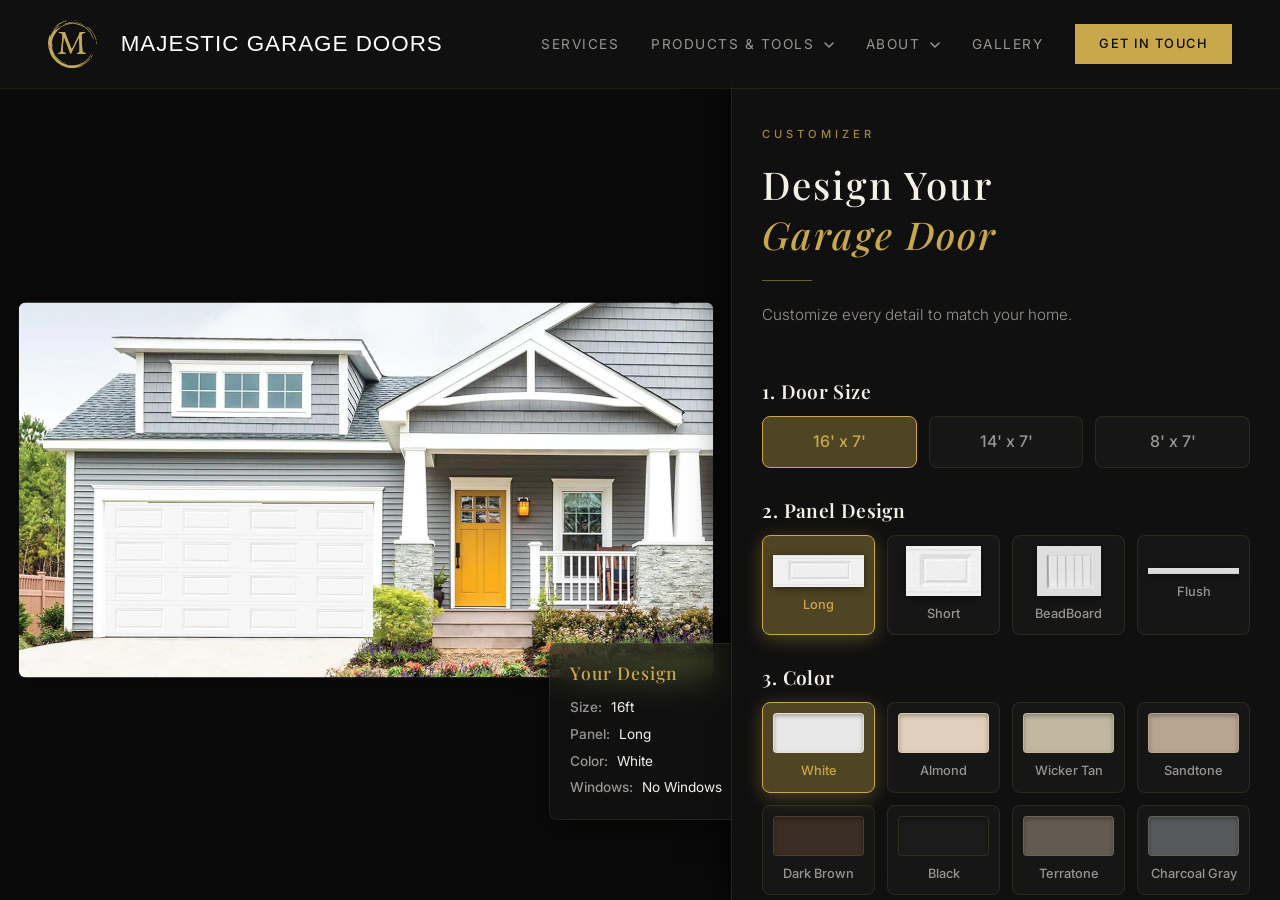
<file: configurator.html>
<!DOCTYPE html>
<html lang="en">

<head>
    <meta charset="UTF-8">
    <meta name="viewport" content="width=device-width, initial-scale=1.0">
    <title>Door Configurator | Majestic Garage Doors</title>
    <link href="static/css/main.70b64379.css" rel="stylesheet">
    <script defer="defer" src="static/js/main.1ba433cd.js?v=8"></script>
    <link rel="stylesheet" href="styles.css?v=8">
    <link rel="icon" type="image/svg+xml" href="assets/logo.svg">
    <style>
        body {
            overflow: hidden;
            /* App-like feel */
        }

        .configurator-app {
            display: flex;
            height: 100vh;
            padding-top: 80px;
            /* Navbar space */
        }

        /* Left Side - Visualizer */
        .configurator__visualizer {
            flex: 1;
            background: var(--bg-primary);
            position: relative;
            display: flex;
            align-items: center;
            justify-content: center;
            padding: 2rem;
        }

        .visualizer-stage {
            width: 100%;
            max-width: 800px;
            aspect-ratio: 16/9;
            background: url('assets/garageshots/beautiful3.webp') center/cover no-repeat;
            border-radius: 8px;
            box-shadow: 0 20px 60px rgba(0, 0, 0, 0.5);
            border: 1px solid var(--glass-border);
            position: relative;
        }

        .visualizer-overlay {
            position: absolute;
            bottom: 20px;
            left: 20px;
            background: var(--glass-bg);
            backdrop-filter: blur(var(--glass-blur));
            padding: 1rem;
            border-radius: 8px;
            border: 1px solid var(--glass-border);
        }

        .visualizer-overlay h3 {
            color: var(--gold);
            font-size: 1rem;
            margin-bottom: 0.5rem;
        }

        .visualizer-overlay p {
            font-size: 0.8rem;
            color: var(--text-primary);
        }

        /* Right Side - Steps */
        .configurator__sidebar {
            width: 450px;
            background: var(--bg-elevated);
            border-left: 1px solid var(--glass-border);
            overflow-y: auto;
            padding: 2rem;
            display: flex;
            flex-direction: column;
        }

        .config-step {
            margin-bottom: 2rem;
        }

        .config-step__title {
            font-family: var(--font-display);
            font-size: 1.2rem;
            color: var(--text-primary);
            margin-bottom: 1rem;
            display: flex;
            align-items: center;
            gap: 10px;
        }

        .config-step__title span {
            background: var(--gold);
            color: var(--bg-primary);
            width: 24px;
            height: 24px;
            display: flex;
            align-items: center;
            justify-content: center;
            border-radius: 50%;
            font-size: 0.8rem;
            font-weight: bold;
        }

        .config-options {
            display: grid;
            grid-template-columns: 1fr 1fr;
            gap: 1rem;
        }

        .config-option {
            background: var(--glass-bg);
            border: 1px solid var(--glass-border);
            padding: 1rem;
            border-radius: 8px;
            text-align: center;
            cursor: pointer;
            transition: all 0.3s ease;
        }

        .config-option:hover,
        .config-option.active {
            border-color: var(--gold);
            background: rgba(201, 168, 76, 0.1);
        }

        .config-option img {
            height: 60px;
            object-fit: cover;
            margin-bottom: 0.5rem;
            border-radius: 4px;
        }

        .config-option span {
            font-size: 0.85rem;
            color: var(--text-secondary);
        }

        .config-option.active span {
            color: var(--gold);
        }

        .config-footer {
            margin-top: auto;
            padding-top: 2rem;
            border-top: 1px solid var(--glass-border);
        }

        /* Hide the selection overlay on mobile to prevent overlapping */
        @media (max-width: 768px) {
            .Configurator-App .selection-overlay {
                display: none !important;
            }
        }
    </style>
</head>

<body>

    <!-- ── Loading Overlay ──────────────────────────────── -->
    <div class="loading-overlay" id="loadingOverlay">
        <img src="assets/logo.svg" alt="Majestic" class="loading-overlay__logo">
        <div class="loading-overlay__bar-track">
            <div class="loading-overlay__bar-fill" id="loadingBar"></div>
        </div>
    </div>

    <!-- ── Navbar ───────────────────────────────────────── -->
  <nav class="navbar navbar--visible" id="navbar">
    <a href="index.html" class="navbar__logo-link">
      <img src="assets/logo.svg" alt="Majestic Garage Doors" class="navbar__logo">
    </a>
    <a href="index.html" class="navbar__brand-text" style="text-decoration:none;">MAJESTIC GARAGE DOORS</a>
    <ul class="navbar__links">
            <li><a href="services.html" class="navbar__link" id="nav-services">Services</a></li>
      <li class="navbar__dropdown">
        <a href="#" class="navbar__link">Products & Tools <svg width="10" height="6" viewBox="0 0 10 6" fill="none" style="margin-left:4px"><path d="M1 1L5 5L9 1" stroke="currentColor" stroke-width="1.5" stroke-linecap="round" stroke-linejoin="round"/></svg></a>
        <ul class="navbar__dropdown-menu">
          <li class="navbar__dropdown-item"><a href="popular-products.html" class="navbar__dropdown-link">Popular Products</a></li>
          <li class="navbar__dropdown-item"><a href="catalogs.html" class="navbar__dropdown-link">Catalogs</a></li>
          <li class="navbar__dropdown-item"><a href="configurator.html" class="navbar__dropdown-link">Build Your Custom Door</a></li>
        </ul>
      </li>
      <li class="navbar__dropdown">
        <a href="#" class="navbar__link">About <svg width="10" height="6" viewBox="0 0 10 6" fill="none" style="margin-left:4px"><path d="M1 1L5 5L9 1" stroke="currentColor" stroke-width="1.5" stroke-linecap="round" stroke-linejoin="round"/></svg></a>
        <ul class="navbar__dropdown-menu">
          <li class="navbar__dropdown-item"><a href="index.html#about-us" class="navbar__dropdown-link">About Us</a></li>
          <li class="navbar__dropdown-item"><a href="faq.html" class="navbar__dropdown-link">FAQ</a></li>
          <li class="navbar__dropdown-item"><a href="wholesale-contact.html" class="navbar__dropdown-link">Wholesale Partners</a></li>
        </ul>
      </li>
      <li><a href="gallery.html" class="navbar__link" id="nav-gallery">Gallery</a></li>
    </ul>
    <a href="contact.html" class="navbar__cta" id="nav-quote" style="text-decoration: none;">Get in Touch</a>
    
    <button class="navbar__hamburger" id="hamburger" aria-label="Toggle Menu">
      <span></span>
      <span></span>
      <span></span>
    </button>
  </nav>

    <!-- ── Mobile Menu Overlay ────────────────────────────────── -->
  <div class="mobile-menu" id="mobileMenu">
    <ul class="mobile-menu__links">
            <li><a href="services.html" class="mobile-menu__link" onclick="toggleMenu()">Services</a></li>
      <li class="mobile-menu__dropdown">
        <span class="mobile-menu__link">Products & Tools</span>
        <ul class="mobile-menu__sublinks">
          <li><a href="popular-products.html" class="mobile-menu__sublink" onclick="toggleMenu()">Popular Products</a></li>
          <li><a href="catalogs.html" class="mobile-menu__sublink" onclick="toggleMenu()">Catalogs</a></li>
          <li><a href="configurator.html" class="mobile-menu__sublink" onclick="toggleMenu()">Build Your Custom Door</a></li>
        </ul>
      </li>
      <li class="mobile-menu__dropdown">
        <span class="mobile-menu__link">About</span>
        <ul class="mobile-menu__sublinks">
          <li><a href="index.html#about-us" class="mobile-menu__sublink" onclick="toggleMenu()">About Us</a></li>
          <li><a href="faq.html" class="mobile-menu__sublink" onclick="toggleMenu()">FAQ</a></li>
          <li><a href="wholesale-contact.html" class="mobile-menu__sublink" onclick="toggleMenu()">Wholesale Partners</a></li>
        </ul>
      </li>
      <li><a href="gallery.html" class="mobile-menu__link" onclick="toggleMenu()">Gallery</a></li>
    </ul>
    <a href="contact.html" class="navbar__cta mobile-menu__cta" onclick="toggleMenu()" style="text-decoration: none;">Get in Touch</a>
  </div>

    <div id="root" style="width: 100%; height: 100vh; position: relative; padding-top: 80px;"></div>

    <script src="https://cdn.jsdelivr.net/npm/gsap@3.12.5/dist/gsap.min.js?v=8"></script>
    <script>
        document.addEventListener('DOMContentLoaded', () => {
            gsap.from('#root', {
                y: 30,
                opacity: 0,
                duration: 1,
                ease: 'power3.out',
                delay: 0.4
            });
        });

        window.addEventListener('load', () => {
            const loadingOverlay = document.getElementById('loadingOverlay');
            const loadingBar = document.getElementById('loadingBar');
            if (loadingBar) {
                loadingBar.style.transition = 'width 0.2s ease-out';
                loadingBar.style.width = '100%';
            }
            setTimeout(() => {
                if (loadingOverlay) {
                    loadingOverlay.classList.add('loading-overlay--hidden');
                    setTimeout(() => { loadingOverlay.style.display = 'none'; }, 800);
                }
            }, 200);
        });
    </script>

  <script src="menu.js?v=8"></script>
</body>

</html>
</file>
<file: static/css/main.70b64379.css>
body{-webkit-font-smoothing:antialiased;-moz-osx-font-smoothing:grayscale;font-family:-apple-system,BlinkMacSystemFont,Segoe UI,Roboto,Oxygen,Ubuntu,Cantarell,Fira Sans,Droid Sans,Helvetica Neue,sans-serif;margin:0}code{font-family:source-code-pro,Menlo,Monaco,Consolas,Courier New,monospace}.Configurator-App{background-color:#0a0a0a;background-color:var(--bg-primary,#0a0a0a);color:#f5f0e8;color:var(--text-primary,#f5f0e8);display:flex;flex-direction:row;font-family:Inter,sans-serif;font-family:var(--font-body,"Inter",sans-serif);height:calc(100vh - 80px);overflow:hidden;width:100%}.Configurator-App *{box-sizing:border-box}.Configurator-App .preview-pane{align-items:center;background:#0a0a0a;background:var(--bg-primary,#0a0a0a);display:flex;flex:6 1;justify-content:center;overflow:hidden;padding:0;position:relative}.Configurator-App .preview-wrapper{align-items:center;display:flex;height:100%;justify-content:center;width:100%}.Configurator-App .controls-pane{backdrop-filter:blur(16px);backdrop-filter:blur(var(--glass-blur,16px));-webkit-backdrop-filter:blur(16px);-webkit-backdrop-filter:blur(var(--glass-blur,16px));background:hsla(0,0%,8%,.6);background:var(--glass-bg,hsla(0,0%,8%,.6));border-left:1px solid rgba(201,168,76,.12);border-left:1px solid var(--glass-border,rgba(201,168,76,.12));box-shadow:-10px 0 30px rgba(0,0,0,.5);display:flex;flex:4 1;flex-direction:column;gap:30px;overflow-y:auto;padding:40px 30px}.Configurator-App .controls-pane::-webkit-scrollbar{width:8px}.Configurator-App .controls-pane::-webkit-scrollbar-track{background:rgba(0,0,0,.2)}.Configurator-App .controls-pane::-webkit-scrollbar-thumb{background:#c9a84c;background:var(--gold,#c9a84c);border-radius:4px}.Configurator-App .controls-pane::-webkit-scrollbar-thumb:hover{background:#e0c872;background:var(--gold-light,#e0c872)}.Configurator-App .controls-header{margin-bottom:20px}.Configurator-App .controls-label{color:#c9a84c;color:var(--gold,#c9a84c);display:inline-block;font-family:Inter,sans-serif;font-family:var(--font-body,"Inter",sans-serif);font-size:.7rem;font-weight:500;letter-spacing:4px;margin-bottom:1rem;margin-bottom:var(--space-md,1rem);opacity:.8;text-transform:uppercase}.Configurator-App .controls-heading{color:#f5f0e8;color:var(--text-primary,#f5f0e8);font-family:Playfair Display,serif;font-family:var(--font-display,"Playfair Display",serif);font-size:clamp(1.6rem,3vw,2.4rem);font-weight:500;letter-spacing:.05em;line-height:1.3;margin:0}.Configurator-App .controls-rule{background:#c9a84c;background:var(--gold,#c9a84c);height:1.5px;margin:1.25rem 0;opacity:.5;width:50px}.Configurator-App .controls-text{color:#9a9590;color:var(--text-secondary,#9a9590);font-family:Inter,sans-serif;font-family:var(--font-body,"Inter",sans-serif);font-size:.95rem;font-weight:300;line-height:1.85;margin:0}.Configurator-App .control-section{display:flex;flex-direction:column;gap:12px}.Configurator-App .control-section-title{color:#f5f0e8;color:var(--text-primary,#f5f0e8);font-family:Playfair Display,serif;font-family:var(--font-display,"Playfair Display",serif);font-size:clamp(1.05rem,1.5vw,1.25rem);font-weight:600;letter-spacing:.02em;line-height:1.3;margin:0}.Configurator-App .visual-selector{grid-gap:12px;display:grid;gap:12px;grid-template-columns:repeat(auto-fill,minmax(100px,1fr))}.Configurator-App .visual-option-card{align-items:center;background:hsla(0,0%,100%,.03);border:1px solid rgba(201,168,76,.12);border:1px solid var(--glass-border,rgba(201,168,76,.12));border-radius:8px;cursor:pointer;display:flex;flex-direction:column;justify-content:center;overflow:hidden;padding:10px;position:relative;transition:all .3s cubic-bezier(.25,.46,.45,.94);transition:all .3s var(--ease-smooth,cubic-bezier(.25,.46,.45,.94))}.Configurator-App .visual-option-card:hover{background:hsla(0,0%,100%,.08);border-color:#c9a84c;border-color:var(--gold,#c9a84c);-webkit-transform:translateY(-2px);transform:translateY(-2px)}.Configurator-App .visual-option-card.selected{background:rgba(201,168,76,.15);background:var(--gold-glow,rgba(201,168,76,.15));border-color:#c9a84c;border-color:var(--gold,#c9a84c);box-shadow:0 4px 20px rgba(201,168,76,.15);box-shadow:0 4px 20px var(--gold-glow,rgba(201,168,76,.15))}.Configurator-App .visual-option-card img{-webkit-filter:drop-shadow(0 2px 4px rgba(0,0,0,.5));filter:drop-shadow(0 2px 4px rgba(0,0,0,.5));margin-bottom:8px;max-height:50px;max-width:100%;object-fit:contain}.Configurator-App .visual-option-card .color-swatch{border:1px solid rgba(201,168,76,.12);border:1px solid var(--glass-border,rgba(201,168,76,.12));border-radius:4px;box-shadow:inset 0 2px 4px rgba(0,0,0,.3);height:40px;margin-bottom:8px;width:100%}.Configurator-App .visual-option-label{color:#9a9590;color:var(--text-secondary,#9a9590);font-size:.8rem;font-weight:500;text-align:center}.Configurator-App .visual-option-card.selected .visual-option-label{color:#c9a84c;color:var(--gold,#c9a84c)}.Configurator-App .size-selector{display:flex;gap:12px}.Configurator-App .size-option{background:hsla(0,0%,100%,.03);border:1px solid rgba(201,168,76,.12);border:1px solid var(--glass-border,rgba(201,168,76,.12));border-radius:8px;color:#9a9590;color:var(--text-secondary,#9a9590);cursor:pointer;flex:1 1;font-weight:500;padding:12px;text-align:center;transition:all .3s cubic-bezier(.25,.46,.45,.94);transition:all .3s var(--ease-smooth,cubic-bezier(.25,.46,.45,.94))}.Configurator-App .size-option:hover{background:hsla(0,0%,100%,.08);border-color:#c9a84c;border-color:var(--gold,#c9a84c)}.Configurator-App .size-option.selected{background:rgba(201,168,76,.15);background:var(--gold-glow,rgba(201,168,76,.15));border-color:#c9a84c;border-color:var(--gold,#c9a84c);color:#c9a84c;color:var(--gold,#c9a84c)}@media (max-width:1024px){.Configurator-App{flex-direction:column;overflow-y:auto}.Configurator-App .preview-pane{flex:none;height:50vh;min-height:400px}.Configurator-App .controls-pane{border-left:none;border-top:1px solid rgba(201,168,76,.12);border-top:1px solid var(--glass-border,rgba(201,168,76,.12));flex:none}}.Configurator-App .selection-overlay{backdrop-filter:blur(16px);backdrop-filter:blur(var(--glass-blur,16px));-webkit-backdrop-filter:blur(16px);-webkit-backdrop-filter:blur(var(--glass-blur,16px));background:hsla(0,0%,8%,.7);background:var(--glass-bg,hsla(0,0%,8%,.7));border:1px solid rgba(201,168,76,.2);border:1px solid var(--glass-border,rgba(201,168,76,.2));border-radius:8px;bottom:80px;box-shadow:0 10px 30px rgba(0,0,0,.5);padding:15px 20px;pointer-events:none;position:absolute;z-index:10}.Configurator-App .selection-overlay h4{color:#c9a84c;color:var(--gold,#c9a84c);font-family:Playfair Display,serif;font-family:var(--font-display,"Playfair Display",serif);font-size:1.1rem;font-weight:500;letter-spacing:1px;margin:0 0 10px}.Configurator-App .selection-overlay p{color:#f5f0e8;color:var(--text-primary,#f5f0e8);font-size:.85rem;margin:5px 0}.Configurator-App .selection-overlay strong{color:#9a9590;color:var(--text-secondary,#9a9590);font-weight:500;margin-right:5px}
/*# sourceMappingURL=main.70b64379.css.map*/
</file>
<file: styles.css>
/* ============================================================
   MAJESTIC GARAGE DOORS — Global Stylesheet
   Dark mode, gold accent, luxury serif aesthetic
   ============================================================ */

/* ── Google Fonts Import ─────────────────────────────────── */
@import url('https://fonts.googleapis.com/css2?family=Playfair+Display:ital,wght@0,400;0,500;0,600;0,700;0,800;0,900;1,400;1,700&family=Inter:wght@300;400;500;600&display=swap');

/* ── Design Tokens ───────────────────────────────────────── */
:root {
  /* Gold palette */
  --gold:          #C9A84C;
  --gold-light:    #E0C872;
  --gold-dark:     #A8872F;
  --gold-glow:     rgba(201, 168, 76, 0.35);

  /* Backgrounds */
  --bg-primary:    #0A0A0A;
  --bg-secondary:  #141414;
  --bg-elevated:   #1A1A1A;

  /* Text */
  --text-primary:  #F5F0E8;
  --text-secondary:#9A9590;
  --text-muted:    #5A5550;

  /* Typography */
  --font-display:  'Playfair Display', Georgia, 'Times New Roman', serif;
  --font-body:     'Inter', -apple-system, BlinkMacSystemFont, sans-serif;

  /* Spacing */
  --space-xs:  0.25rem;
  --space-sm:  0.5rem;
  --space-md:  1rem;
  --space-lg:  2rem;
  --space-xl:  4rem;
  --space-2xl: 8rem;

  /* Glassmorphism (reusable) */
  --glass-bg:     rgba(20, 20, 20, 0.6);
  --glass-border: rgba(201, 168, 76, 0.12);
  --glass-blur:   16px;

  /* Transitions */
  --ease-smooth: cubic-bezier(0.25, 0.46, 0.45, 0.94);
  --ease-out:    cubic-bezier(0.0, 0.0, 0.2, 1);
}

/* ── Reset ───────────────────────────────────────────────── */
*, *::before, *::after {
  margin: 0;
  padding: 0;
  box-sizing: border-box;
}

html {
  font-size: 16px;
  -webkit-font-smoothing: antialiased;
  -moz-osx-font-smoothing: grayscale;
  scroll-behavior: smooth;
}

body {
  background: var(--bg-primary);
  color: var(--text-primary);
  font-family: var(--font-body);
  line-height: 1.6;
  overflow-x: hidden;
}

img, video {
  display: block;
  max-width: 100%;
}

a {
  color: inherit;
  text-decoration: none;
}

/* ── Navbar ──────────────────────────────────────────────── */
.navbar {
  position: fixed;
  top: 0;
  left: 0;
  right: 0;
  z-index: 1000;
  display: flex;
  align-items: center;
  justify-content: space-between;
  padding: 1.25rem 3rem;
  border-bottom: 1px solid var(--glass-border);
  transition: opacity 0.8s var(--ease-smooth),
              transform 0.8s var(--ease-smooth);
}

.navbar::before {
  content: '';
  position: absolute;
  top: 0;
  left: 0;
  width: 100%;
  height: 100%;
  background: var(--glass-bg);
  backdrop-filter: blur(var(--glass-blur));
  -webkit-backdrop-filter: blur(var(--glass-blur));
  z-index: -1;
}

.navbar--hidden {
  opacity: 0;
  pointer-events: none;
  transform: translateY(-100%);
}

.navbar--visible {
  opacity: 1;
  pointer-events: auto;
  transform: translateY(0);
}

.navbar__logo {
  height: 48px;
  width: auto;
}

.navbar__brand-text {
  font-family: "Helvetica Neue", Helvetica, Arial, sans-serif;
  font-size: 1.4rem;
  font-weight: 400;
  color: #FFFFFF;
  letter-spacing: 1px;
  text-transform: uppercase;
  position: absolute;
  left: 50%;
  transform: translateX(-50%);
  white-space: nowrap;
}

@media (max-width: 1920px) {
  .navbar__brand-text {
    position: static;
    transform: none;
    margin-left: 1.5rem;
  }
}

.navbar__links {
  display: flex;
  align-items: center;
  gap: var(--space-lg);
  list-style: none;
  margin-left: auto;
  margin-right: var(--space-lg);
}

.navbar__link {
  font-family: var(--font-body);
  font-size: 0.85rem;
  font-weight: 400;
  color: var(--text-secondary);
  letter-spacing: 1.5px;
  text-transform: uppercase;
  transition: color 0.3s var(--ease-smooth);
  position: relative;
}

.navbar__link::after {
  content: '';
  position: absolute;
  bottom: -4px;
  left: 0;
  width: 0;
  height: 1px;
  background: var(--gold);
  transition: width 0.3s var(--ease-smooth);
}

.navbar__link:hover {
  color: var(--gold);
}

.navbar__link:hover::after {
  width: 100%;
}




/* ── Dropdown Menus ────────────────────────────────────── */
.navbar__dropdown {
  position: relative;
}

.navbar__dropdown-menu {
  position: absolute;
  top: 100%;
  left: 0;
  margin-top: 1.25rem;
  background: var(--glass-bg);
  backdrop-filter: blur(var(--glass-blur));
  -webkit-backdrop-filter: blur(var(--glass-blur));
  border: 1px solid var(--glass-border);
  border-radius: 8px;
  min-width: 220px;
  opacity: 0;
  visibility: hidden;
  transform: translateY(10px);
  transition: all 0.3s var(--ease-smooth);
  list-style: none;
  padding: 0.75rem 0;
  box-shadow: 0 20px 40px rgba(0, 0, 0, 0.6);
  z-index: 1000;
}

.navbar__dropdown-menu::before {
  content: '';
  position: absolute;
  top: -1.25rem;
  left: 0;
  right: 0;
  height: 1.25rem;
  background: transparent;
}

.navbar__dropdown:hover .navbar__dropdown-menu {
  opacity: 1;
  visibility: visible;
  transform: translateY(0);
}

.navbar__dropdown-item {
  display: block;
}

.navbar__dropdown-link {
  display: block;
  padding: 0.75rem 1.5rem;
  font-family: var(--font-body);
  font-size: 0.8rem;
  color: var(--text-secondary);
  text-transform: uppercase;
  letter-spacing: 1px;
  transition: all 0.3s var(--ease-smooth);
  text-decoration: none;
}

.navbar__dropdown-link:hover {
  background: rgba(201, 168, 76, 0.1);
  color: var(--gold);
}

.navbar__link svg {
  vertical-align: middle;
  transition: transform 0.3s var(--ease-smooth);
}

.navbar__dropdown:hover .navbar__link svg {
  transform: rotate(180deg);
}

.mobile-menu__dropdown {
  display: flex;
  flex-direction: column;
  align-items: center;
  gap: var(--space-sm);
}

.mobile-menu__sublinks {
  list-style: none;
  display: flex;
  flex-direction: column;
  align-items: center;
  gap: 0.75rem;
  margin-top: 0.5rem;
}

.mobile-menu__sublink {
  font-family: var(--font-body);
  font-size: 1.1rem;
  font-weight: 400;
  color: var(--text-secondary);
  text-transform: uppercase;
  letter-spacing: 2px;
  transition: color 0.3s var(--ease-smooth);
  text-decoration: none;
}

.mobile-menu__sublink:hover {
  color: var(--gold);
}

.navbar__cta {
  font-family: var(--font-body);
  font-size: 0.8rem;
  font-weight: 500;
  color: var(--bg-primary);
  background: var(--gold);
  padding: 0.6rem 1.5rem;
  letter-spacing: 1.5px;
  text-transform: uppercase;
  border: none;
  cursor: pointer;
  transition: background 0.3s var(--ease-smooth),
              box-shadow 0.3s var(--ease-smooth);
}

.navbar__cta:hover {
  background: var(--gold-light);
  box-shadow: 0 4px 24px var(--gold-glow);
}

/* ── Navbar Hamburger ────────────────────────────────────── */
.navbar__hamburger {
  display: none;
  background: none;
  border: none;
  cursor: pointer;
  padding: 0.5rem;
  z-index: 1001;
  margin-left: auto;
}

.navbar__hamburger span {
  display: block;
  width: 28px;
  height: 2px;
  background: var(--gold);
  margin: 6px 0;
  transition: transform 0.4s var(--ease-smooth), opacity 0.4s var(--ease-smooth);
}

/* Hamburger animation to X */
.navbar__hamburger--active span:nth-child(1) {
  transform: translateY(8px) rotate(45deg);
}

.navbar__hamburger--active span:nth-child(2) {
  opacity: 0;
}

.navbar__hamburger--active span:nth-child(3) {
  transform: translateY(-8px) rotate(-45deg);
}

/* ── Mobile Menu ─────────────────────────────────────────── */
.mobile-menu {
  position: fixed;
  top: 0;
  left: 0;
  width: 100%;
  height: 100vh;
  background: rgba(15, 15, 15, 0.95);
  backdrop-filter: blur(15px);
  -webkit-backdrop-filter: blur(15px);
  z-index: 999;
  display: flex;
  flex-direction: column;
  align-items: center;
  justify-content: center;
  opacity: 0;
  pointer-events: none;
  transition: opacity 0.4s var(--ease-smooth);
}

.mobile-menu--active {
  opacity: 1;
  pointer-events: auto;
  visibility: visible;
}

.mobile-menu__links {
  list-style: none;
  text-align: center;
  margin-bottom: 2rem;
  width: 100%;
  max-width: 400px;
  padding: 0 2rem;
}

.mobile-menu__link {
  font-family: var(--font-display);
  font-size: 1.8rem;
  font-weight: 500;
  color: var(--text-primary);
  text-decoration: none;
  display: block;
  margin-bottom: 1.25rem;
  transition: color 0.3s var(--ease-smooth);
  cursor: pointer;
}

.mobile-menu__link:hover, .mobile-menu__dropdown.active > .mobile-menu__link {
  color: var(--gold);
}

.mobile-menu__dropdown {
  position: relative;
}

.mobile-menu__dropdown > .mobile-menu__link::after {
  content: '▾';
  font-size: 1.2rem;
  margin-left: 8px;
  display: inline-block;
  transition: transform 0.3s ease;
}

.mobile-menu__dropdown.active > .mobile-menu__link::after {
  transform: rotate(180deg);
}

.mobile-menu__sublinks {
  list-style: none;
  max-height: 0;
  overflow: hidden;
  opacity: 0;
  transition: max-height 0.4s var(--ease-smooth), opacity 0.4s var(--ease-smooth);
  margin-bottom: 0;
  padding-left: 0;
}

.mobile-menu__dropdown.active .mobile-menu__sublinks {
  max-height: 300px;
  opacity: 1;
  margin-bottom: 1.5rem;
  margin-top: 0.5rem;
}

.mobile-menu__sublink {
  font-family: var(--font-body);
  font-size: 1.05rem;
  color: var(--text-secondary);
  text-decoration: none;
  display: block;
  margin-bottom: 1rem;
  letter-spacing: 2px;
  text-transform: uppercase;
  transition: color 0.3s ease;
}

.mobile-menu__sublink:hover {
  color: var(--gold);
}

.mobile-menu__cta {
  margin-top: var(--space-md);
}

/* ── Hero Section ────────────────────────────────────────── */
.hero {
  position: relative;
  width: 100vw;
  height: 100vh;
  overflow: hidden;
  background: var(--bg-primary);
}

.hero__video {
  position: absolute;
  top: 0;
  left: 0;
  width: 100%;
  height: 100%;
  object-fit: cover;
}

/* Bottom gradient overlay for contrast */
.hero__overlay {
  position: absolute;
  bottom: 0;
  left: 0;
  right: 0;
  height: 40%;
  background: linear-gradient(
    to top,
    rgba(10, 10, 10, 0.85) 0%,
    rgba(10, 10, 10, 0.3) 50%,
    transparent 100%
  );
  pointer-events: none;
  z-index: 2;
}

/* Top gradient overlay for navbar blending */
.hero__overlay-top {
  position: absolute;
  top: 0;
  left: 0;
  right: 0;
  height: 20%;
  background: linear-gradient(
    to bottom,
    rgba(10, 10, 10, 0.5) 0%,
    transparent 100%
  );
  pointer-events: none;
  z-index: 2;
}

/* ── Hero Tagline ────────────────────────────────────────── */
.hero__tagline {
  position: absolute;
  top: 50%;
  left: 50%;
  transform: translate(-50%, -50%);
  z-index: 3;
  text-align: center;
  opacity: 0;
  pointer-events: none;
}

.hero__tagline h1 {
  font-family: var(--font-display);
  font-size: clamp(2.5rem, 6vw, 5.5rem);
  line-height: 1.15;
  letter-spacing: 0.12em;
  text-transform: uppercase;
  color: var(--text-primary);
}

.tagline--semibold {
  display: block;
  font-weight: 600;
  font-size: clamp(1.8rem, 4vw, 3.5rem);
  color: var(--text-primary);
  letter-spacing: 0.2em;
  margin-bottom: 0.15em;
}

.tagline--bold {
  display: block;
  font-weight: 800;
  color: var(--gold);
  text-shadow: 0 0 60px var(--gold-glow),
               0 0 120px rgba(201, 168, 76, 0.15);
}

/* Decorative line under tagline */
.hero__tagline-line {
  width: 80px;
  height: 2px;
  background: var(--gold);
  margin: 1.5rem auto 0;
  opacity: 0;
  transform: scaleX(0);
}

/* ── Scroll Indicator ────────────────────────────────────── */
.scroll-indicator {
  position: absolute;
  bottom: 2.5rem;
  left: 50%;
  transform: translateX(-50%);
  z-index: 4;
  display: flex;
  flex-direction: column;
  align-items: center;
  gap: 0.5rem;
  opacity: 1;
  transition: opacity 0.5s var(--ease-smooth);
}

.scroll-indicator--hidden {
  opacity: 0;
  pointer-events: none;
}

.scroll-indicator__mouse {
  width: 24px;
  height: 38px;
  border: 2px solid var(--gold);
  border-radius: 12px;
  position: relative;
  opacity: 0.7;
}

.scroll-indicator__wheel {
  width: 3px;
  height: 8px;
  background: var(--gold);
  border-radius: 2px;
  position: absolute;
  top: 6px;
  left: 50%;
  transform: translateX(-50%);
  animation: scrollWheel 2s ease-in-out infinite;
}

@keyframes scrollWheel {
  0%   { opacity: 1; transform: translateX(-50%) translateY(0); }
  50%  { opacity: 0.3; transform: translateX(-50%) translateY(12px); }
  100% { opacity: 1; transform: translateX(-50%) translateY(0); }
}

.scroll-indicator__text {
  font-family: var(--font-body);
  font-size: 0.65rem;
  letter-spacing: 3px;
  text-transform: uppercase;
  color: var(--gold);
  opacity: 0.6;
}

/* ── Loading Overlay ─────────────────────────────────────── */
.loading-overlay {
  position: fixed;
  top: 0;
  left: 0;
  width: 100%;
  height: 100%;
  background: var(--bg-primary);
  z-index: 9999;
  display: flex;
  flex-direction: column;
  align-items: center;
  justify-content: center;
  gap: 2rem;
  transition: opacity 0.8s var(--ease-smooth);
}

.loading-overlay--hidden {
  opacity: 0;
  pointer-events: none;
}

.loading-overlay__logo {
  width: 80px;
  height: 80px;
  animation: loadingPulse 2s ease-in-out infinite;
}

@keyframes loadingPulse {
  0%, 100% { opacity: 0.4; transform: scale(0.95); }
  50%      { opacity: 1; transform: scale(1); }
}

.loading-overlay__bar-track {
  width: 200px;
  height: 2px;
  background: var(--bg-elevated);
  border-radius: 1px;
  overflow: hidden;
}

.loading-overlay__bar-fill {
  width: 0%;
  height: 100%;
  background: var(--gold);
  border-radius: 1px;
  transition: width 0.3s var(--ease-smooth);
}

/* ── Main Content (after hero) ───────────────────────── */
.content {
  position: relative;
  background: var(--bg-primary);
  z-index: 5;
}

/* ── Partners Marquee Section ────────────────────────── */
.partners {
  padding: var(--space-2xl) 0 var(--space-xl);
  overflow: hidden;
  position: relative;
}

.partners__header {
  text-align: center;
  margin-bottom: var(--space-xl);
  padding: 0 var(--space-lg);
}

.partners__label {
  display: inline-block;
  font-family: var(--font-body);
  font-size: 0.7rem;
  font-weight: 500;
  letter-spacing: 4px;
  text-transform: uppercase;
  color: var(--gold);
  margin-bottom: var(--space-md);
  opacity: 0.8;
}

.partners__heading {
  font-family: var(--font-display);
  font-size: clamp(1.6rem, 3vw, 2.4rem);
  font-weight: 500;
  color: var(--text-primary);
  letter-spacing: 0.05em;
  line-height: 1.3;
}

.partners__rule {
  width: 50px;
  height: 1.5px;
  background: var(--gold);
  margin: 1.25rem auto 0;
  opacity: 0.5;
}

/* Marquee container */
.marquee {
  position: relative;
  width: 100%;
  padding: var(--space-lg) 0;
}

/* Gradient edge fades */
.marquee::before,
.marquee::after {
  content: '';
  position: absolute;
  top: 0;
  bottom: 0;
  width: 180px;
  z-index: 2;
  pointer-events: none;
}

.marquee::before {
  left: 0;
  background: linear-gradient(to right, var(--bg-primary), transparent);
}

.marquee::after {
  right: 0;
  background: linear-gradient(to left, var(--bg-primary), transparent);
}

/* Track: holds both groups side-by-side */
.marquee__track {
  display: flex;
  width: max-content;
  animation: marqueeScroll 30s linear infinite;
}



/* Each group of logos */
.marquee__group {
  display: flex;
  align-items: center;
  gap: clamp(3rem, 6vw, 6rem);
  padding: 0 clamp(1.5rem, 3vw, 3rem);
  flex-shrink: 0;
}

/* Individual logos */
.marquee__logo {
  height: 36px;
  width: auto;
  object-fit: contain;
  opacity: 0.4;
  filter: brightness(0) invert(1);
  transition: opacity 0.5s var(--ease-smooth),
              filter 0.5s var(--ease-smooth);
}

.marquee__logo:hover {
  opacity: 0.9;
  filter: brightness(0) invert(1) drop-shadow(0 0 12px var(--gold-glow));
}

/* Infinite scroll keyframe */
@keyframes marqueeScroll {
  0%   { transform: translateX(0); }
  100% { transform: translateX(-50%); }
}

/* ── Glassmorphism Utility (for later use) ───────────────── */
.glass {
  background: var(--glass-bg);
  backdrop-filter: blur(var(--glass-blur));
  -webkit-backdrop-filter: blur(var(--glass-blur));
  border: 1px solid var(--glass-border);
}

/* ── About Section ──────────────────────────────────────── */
.about {
  padding: var(--space-2xl) clamp(1.5rem, 5vw, 6rem);
  position: relative;
  overflow: hidden;
}

/* Subtle top separator */
.about::before {
  content: '';
  position: absolute;
  top: 0;
  left: 50%;
  transform: translateX(-50%);
  width: 60%;
  height: 1px;
  background: linear-gradient(
    to right,
    transparent,
    var(--gold-dark) 30%,
    var(--gold) 50%,
    var(--gold-dark) 70%,
    transparent
  );
  opacity: 0.25;
}

.about__container {
  max-width: 1280px;
  margin: 0 auto;
  display: grid;
  grid-template-columns: 1fr 1fr;
  gap: clamp(2rem, 5vw, 5rem);
  align-items: center;
}

/* ── Comparison (Before / After) ────────────────────────── */
.about__comparison {
  position: relative;
}

.comparison__wrapper {
  position: relative;
  width: 100%;
  aspect-ratio: 3 / 4;
  border-radius: 8px;
  overflow: hidden;
  cursor: ew-resize;
  box-shadow:
    0 8px 40px rgba(0, 0, 0, 0.5),
    0 0 80px rgba(201, 168, 76, 0.06);
  border: 1px solid rgba(201, 168, 76, 0.1);
  touch-action: pan-y;
}

.comparison__img {
  position: absolute;
  top: 0;
  left: 0;
  width: 100%;
  height: 100%;
  object-fit: cover;
  display: block;
  user-select: none;
  -webkit-user-drag: none;
}

.comparison__img--after {
  z-index: 1;
}

.comparison__before {
  position: absolute;
  top: 0;
  left: 0;
  width: 100%;
  height: 100%;
  z-index: 2;
  clip-path: inset(0 50% 0 0);
  overflow: hidden;
}

.comparison__img--before {
  position: absolute;
  top: 0;
  left: 0;
  width: 100%;
  height: 100%;
}

/* Slider vertical line + handle */
.comparison__slider {
  position: absolute;
  top: 0;
  bottom: 0;
  left: 50%;
  transform: translateX(-50%);
  width: 4px;
  z-index: 3;
  display: flex;
  flex-direction: column;
  align-items: center;
  justify-content: center;
  pointer-events: none;
}

.comparison__line {
  flex: 1;
  width: 2px;
  background: var(--gold);
  box-shadow: 0 0 10px var(--gold-glow);
}

.comparison__handle {
  width: 48px;
  height: 48px;
  border-radius: 50%;
  background: var(--gold);
  border: 3px solid var(--bg-primary);
  display: flex;
  align-items: center;
  justify-content: center;
  color: var(--bg-primary);
  box-shadow:
    0 0 20px var(--gold-glow),
    0 4px 16px rgba(0, 0, 0, 0.5);
  flex-shrink: 0;
  pointer-events: auto;
  cursor: ew-resize;
  transition: transform 0.2s var(--ease-smooth),
              box-shadow 0.2s var(--ease-smooth);
  touch-action: none;
}

.comparison__handle:hover {
  transform: scale(1.12);
  box-shadow:
    0 0 30px var(--gold-glow),
    0 6px 24px rgba(0, 0, 0, 0.6);
}

/* Before / After labels */
.comparison__label {
  position: absolute;
  bottom: 1.25rem;
  z-index: 4;
  font-family: var(--font-body);
  font-size: 0.65rem;
  font-weight: 600;
  letter-spacing: 3px;
  text-transform: uppercase;
  color: var(--text-primary);
  background: rgba(10, 10, 10, 0.7);
  backdrop-filter: blur(8px);
  -webkit-backdrop-filter: blur(8px);
  padding: 0.35rem 0.85rem;
  border-radius: 4px;
  border: 1px solid rgba(255, 255, 255, 0.08);
}

.comparison__label--before {
  left: 1rem;
}

.comparison__label--after {
  right: 1rem;
}

/* ── About Copy ─────────────────────────────────────────── */
.about__copy {
  padding: var(--space-lg) 0;
}

.about__label {
  display: inline-block;
  font-family: var(--font-body);
  font-size: 0.7rem;
  font-weight: 500;
  letter-spacing: 4px;
  text-transform: uppercase;
  color: var(--gold);
  margin-bottom: var(--space-md);
  opacity: 0.8;
}

.about__heading {
  font-family: var(--font-display);
  font-size: clamp(1.8rem, 3.5vw, 2.8rem);
  font-weight: 500;
  color: var(--text-primary);
  letter-spacing: 0.04em;
  line-height: 1.2;
  margin-bottom: 0;
}

.about__rule {
  width: 50px;
  height: 1.5px;
  background: var(--gold);
  margin: 1.5rem 0 2rem;
  opacity: 0.5;
}

.about__text {
  font-family: var(--font-body);
  font-size: 0.95rem;
  font-weight: 300;
  color: var(--text-secondary);
  line-height: 1.85;
  margin-bottom: 1.25rem;
}

.about__text:last-of-type {
  margin-bottom: 2.5rem;
}

.about__cta {
  display: inline-block;
  font-family: var(--font-body);
  font-size: 0.8rem;
  font-weight: 500;
  letter-spacing: 1.5px;
  text-transform: uppercase;
  color: var(--gold);
  padding: 0.75rem 2rem;
  border: 1px solid var(--gold);
  transition: background 0.4s var(--ease-smooth),
              color 0.4s var(--ease-smooth),
              box-shadow 0.4s var(--ease-smooth);
}

.about__cta:hover {
  background: var(--gold);
  color: var(--bg-primary);
  box-shadow: 0 4px 30px var(--gold-glow);
}

/* ── About Us (Team & History) ───────────────────────────── */
.about-us {
  padding: var(--space-2xl) clamp(1.5rem, 5vw, 6rem);
  position: relative;
  overflow: hidden;
  background: linear-gradient(135deg, var(--bg-primary) 0%, var(--bg-secondary) 100%);
}

.about-us__container {
  max-width: 1280px;
  margin: 0 auto;
  display: grid;
  grid-template-columns: 1fr 1fr;
  gap: clamp(3rem, 6vw, 6rem);
  align-items: center;
}

.about-us__label {
  display: inline-block;
  font-family: var(--font-body);
  font-size: 0.7rem;
  font-weight: 500;
  letter-spacing: 4px;
  text-transform: uppercase;
  color: var(--gold);
  margin-bottom: var(--space-md);
  opacity: 0.8;
}

.about-us__heading {
  font-family: var(--font-display);
  font-size: clamp(1.8rem, 3.5vw, 2.8rem);
  font-weight: 500;
  color: var(--text-primary);
  letter-spacing: 0.04em;
  line-height: 1.2;
  margin-bottom: 0;
}

.about-us__rule {
  width: 50px;
  height: 1.5px;
  background: var(--gold);
  margin: 1.5rem 0 2rem;
  opacity: 0.5;
}

.about-us__text {
  font-family: var(--font-body);
  font-size: 0.95rem;
  font-weight: 300;
  color: var(--text-secondary);
  line-height: 1.85;
  margin-bottom: 1.25rem;
}

.about-us__text:last-of-type {
  margin-bottom: 2.5rem;
}

.about-us__visuals {
  position: relative;
  width: 100%;
  aspect-ratio: 1 / 1;
}

.about-us__img-wrapper {
  position: absolute;
  border-radius: 8px;
  overflow: hidden;
  box-shadow: 0 10px 40px rgba(0, 0, 0, 0.6);
}

.about-us__img-wrapper--1 {
  top: 0;
  right: 0;
  width: 75%;
  aspect-ratio: 1 / 1;
  z-index: 1;
}

.about-us__img-wrapper--2 {
  bottom: 0;
  left: 0;
  width: 60%;
  aspect-ratio: 1 / 1;
  z-index: 2;
  border: 4px solid var(--bg-secondary);
}

.about-us__img {
  width: 100%;
  height: 100%;
  object-fit: cover;
  transition: transform 0.6s var(--ease-smooth);
}

.about-us__img-wrapper--1 .about-us__img {
  object-position: 100% center;
}

.about-us__visuals:hover .about-us__img-wrapper--1 .about-us__img,
.about-us__visuals:hover .about-us__img-wrapper--2 .about-us__img {
  transform: scale(1.05);
}

.about-us__badge {
  position: absolute;
  bottom: -20px;
  right: -20px;
  background: var(--gold);
  color: var(--bg-primary);
  width: 120px;
  height: 120px;
  border-radius: 50%;
  display: flex;
  flex-direction: column;
  align-items: center;
  justify-content: center;
  text-align: center;
  box-shadow: 0 10px 30px var(--gold-glow);
  border: 4px solid var(--bg-secondary);
  z-index: 3;
}

.badge__number {
  font-family: var(--font-display);
  font-size: 2.5rem;
  font-weight: 700;
  line-height: 1;
  margin-bottom: 0.2rem;
}

.badge__text {
  font-family: var(--font-body);
  font-size: 0.65rem;
  font-weight: 600;
  text-transform: uppercase;
  letter-spacing: 1px;
  line-height: 1.2;
}

@media (max-width: 992px) {
  .about-us__container {
    grid-template-columns: 1fr;
  }
  
  .about-us__visuals {
    max-width: 500px;
    margin: 3rem auto 0;
    aspect-ratio: 4 / 3;
  }
}

/* ── Services Section ───────────────────────────────────── */
.services {
  padding: var(--space-2xl) clamp(1.5rem, 5vw, 6rem);
  position: relative;
  overflow: hidden;
}

/* Subtle top separator (same pattern as about) */
.services::before {
  content: '';
  position: absolute;
  top: 0;
  left: 50%;
  transform: translateX(-50%);
  width: 60%;
  height: 1px;
  background: linear-gradient(
    to right,
    transparent,
    var(--gold-dark) 30%,
    var(--gold) 50%,
    var(--gold-dark) 70%,
    transparent
  );
  opacity: 0.25;
}

.services__header {
  text-align: center;
  margin-bottom: var(--space-xl);
  padding: 0 var(--space-lg);
}

.services__label {
  display: inline-block;
  font-family: var(--font-body);
  font-size: 0.7rem;
  font-weight: 500;
  letter-spacing: 4px;
  text-transform: uppercase;
  color: var(--gold);
  margin-bottom: var(--space-md);
  opacity: 0.8;
}

.services__heading {
  font-family: var(--font-display);
  font-size: clamp(1.6rem, 3vw, 2.4rem);
  font-weight: 500;
  color: var(--text-primary);
  letter-spacing: 0.05em;
  line-height: 1.3;
}

.services__rule {
  width: 50px;
  height: 1.5px;
  background: var(--gold);
  margin: 1.25rem auto 0;
  opacity: 0.5;
}

/* Grid */
.services__grid {
  display: grid;
  grid-template-columns: repeat(3, 1fr);
  gap: clamp(1rem, 2vw, 1.75rem);
  max-width: 1280px;
  margin: 0 auto;
  perspective: 1200px;
}

/* ── Service Card ──────────────────────────────────────── */
.service-card {
  position: relative;
  background: var(--bg-secondary);
  border: 1px solid rgba(201, 168, 76, 0.08);
  border-radius: 12px;
  padding: clamp(1.75rem, 3vw, 2.5rem);
  display: flex;
  flex-direction: column;
  gap: 1rem;
  overflow: hidden;
  cursor: pointer;
  transform-style: preserve-3d;
  transition:
    transform 0.5s var(--ease-out),
    border-color 0.5s var(--ease-smooth),
    box-shadow 0.5s var(--ease-smooth),
    background 0.5s var(--ease-smooth);
  will-change: transform;
}

/* Glow orb — follows mouse via JS custom properties */
.service-card__glow {
  position: absolute;
  width: 280px;
  height: 280px;
  border-radius: 50%;
  background: radial-gradient(
    circle,
    rgba(201, 168, 76, 0.12) 0%,
    rgba(201, 168, 76, 0.03) 40%,
    transparent 70%
  );
  top: var(--mouse-y, 50%);
  left: var(--mouse-x, 50%);
  transform: translate(-50%, -50%);
  pointer-events: none;
  opacity: 0;
  transition: opacity 0.4s var(--ease-smooth);
  z-index: 0;
}

.service-card:hover .service-card__glow {
  opacity: 1;
}

.service-card:hover {
  border-color: rgba(201, 168, 76, 0.25);
  background: rgba(20, 20, 20, 0.9);
  box-shadow:
    0 8px 40px rgba(0, 0, 0, 0.4),
    0 0 60px rgba(201, 168, 76, 0.06),
    inset 0 1px 0 rgba(201, 168, 76, 0.1);
}

/* Icon container */
.service-card__icon {
  position: relative;
  z-index: 1;
  width: 56px;
  height: 56px;
  color: var(--gold);
  margin-bottom: 0.25rem;
  transition: transform 0.5s var(--ease-out);
}

.service-card__icon svg {
  width: 100%;
  height: 100%;
  filter: drop-shadow(0 0 0px transparent);
  transition: filter 0.5s var(--ease-smooth);
}

.service-card:hover .service-card__icon {
  transform: translateY(-4px);
}

.service-card:hover .service-card__icon svg {
  filter: drop-shadow(0 0 12px var(--gold-glow));
}

/* Title */
.service-card__title {
  position: relative;
  z-index: 1;
  font-family: var(--font-display);
  font-size: clamp(1.05rem, 1.5vw, 1.25rem);
  font-weight: 600;
  color: var(--text-primary);
  letter-spacing: 0.02em;
  line-height: 1.3;
  transition: color 0.4s var(--ease-smooth);
}

.service-card:hover .service-card__title {
  color: var(--gold-light);
}

/* Description text */
.service-card__text {
  position: relative;
  z-index: 1;
  font-family: var(--font-body);
  font-size: 0.85rem;
  font-weight: 300;
  color: var(--text-secondary);
  line-height: 1.75;
  flex-grow: 1;
}

/* Arrow indicator */
.service-card__arrow {
  position: relative;
  z-index: 1;
  display: inline-flex;
  align-items: center;
  justify-content: center;
  width: 36px;
  height: 36px;
  border-radius: 50%;
  border: 1px solid rgba(201, 168, 76, 0.15);
  color: var(--gold);
  margin-top: 0.5rem;
  transition:
    background 0.4s var(--ease-smooth),
    border-color 0.4s var(--ease-smooth),
    transform 0.4s var(--ease-smooth),
    box-shadow 0.4s var(--ease-smooth);
}

.service-card:hover .service-card__arrow {
  background: var(--gold);
  border-color: var(--gold);
  color: var(--bg-primary);
  transform: translateX(4px);
  box-shadow: 0 0 20px var(--gold-glow);
}

/* Top gold accent line on card */
.service-card::after {
  content: '';
  position: absolute;
  top: 0;
  left: 0;
  right: 0;
  height: 2px;
  background: linear-gradient(
    to right,
    transparent,
    var(--gold) 50%,
    transparent
  );
  opacity: 0;
  transition: opacity 0.5s var(--ease-smooth);
}

.service-card:hover::after {
  opacity: 0.6;
}

/* ── Responsive ──────────────────────────────────────────── */
@media (max-width: 960px) {
  .about__container {
    grid-template-columns: 1fr;
    gap: var(--space-xl);
  }

  .comparison__wrapper {
    max-width: 500px;
    margin: 0 auto;
  }

  .about__copy {
    text-align: center;
  }

  .about__rule {
    margin-left: auto;
    margin-right: auto;
  }

  .about__text {
    max-width: 540px;
    margin-left: auto;
    margin-right: auto;
  }

  .about__text:last-of-type {
    margin-left: auto;
    margin-right: auto;
  }

  .services__grid {
    grid-template-columns: repeat(2, 1fr);
  }
}

@media (max-width: 768px) {
  .navbar {
    padding: 1rem 1.5rem;
  }

  .navbar__brand-text {
    font-size: 0.9rem;
    letter-spacing: 0.5px;
  }

  .navbar__links, 

.navbar__cta {
    display: none;
  }

  /* Ensure CTA is visible in mobile menu */
  .mobile-menu 

.navbar__cta {
    display: inline-block;
  }

  .navbar__hamburger {
    display: block;
  }

  .navbar__logo {
    height: 36px;
  }

  /* Partner logos smaller on mobile */
  .marquee__logo {
    height: 24px;
  }

  .hero__tagline h1 {
    font-size: clamp(2.5rem, 10vw, 4.5rem);
  }

  .tagline--semibold {
    font-size: clamp(1.8rem, 6vw, 2.8rem);
    letter-spacing: 0.12em;
  }

  .tagline--bold {
    letter-spacing: 0.08em;
  }

  /* Gallery Teaser Mobile Fix - Full Container Width & Vertical Stacking */
  .gallery-teaser {
    padding: var(--space-xl) 1.5rem;
  }

  .gallery-teaser__container {
    display: flex;
    flex-direction: column;
    gap: 2.5rem;
  }

  .gallery-teaser__content {
    padding: 0;
    text-align: left;
  }

  .gallery-teaser__visuals {
    position: relative;
    width: 100%;
    min-height: auto;
    height: auto;
    margin: 0;
    perspective: none;
  }

  .teaser-track {
    position: relative !important;
    top: 0 !important;
    left: 0 !important;
    transform: none !important;
    width: 100%;
    display: block;
  }

  .teaser-image {
    display: none;
    width: 100% !important;
    height: auto !important;
    aspect-ratio: 4 / 5;
    border-radius: 12px;
    filter: grayscale(0%);
    transform: none !important;
    opacity: 1 !important;
    box-shadow: 0 10px 30px rgba(0, 0, 0, 0.3);
  }

  .teaser-image:hover {
    width: 100% !important;
    transform: none !important;
    box-shadow: 0 10px 30px rgba(0, 0, 0, 0.3) !important;
  }

  .teaser-image--1 {
    display: block;
  }
}

@media (max-width: 480px) {
  .hero__tagline h1 {
    font-size: 3.2rem;
  }

  .tagline--semibold {
    font-size: 1.8rem;
  }

  .comparison__handle {
    width: 40px;
    height: 40px;
  }

  .comparison__handle svg {
    width: 22px;
    height: 22px;
  }

  .services__grid {
    grid-template-columns: 1fr;
  }

  .service-card__icon {
    width: 48px;
    height: 48px;
  }
}

/* ── Reviews Section ────────────────────────────────────── */
.reviews {
  padding: var(--space-2xl) 0;
  position: relative;
  overflow: hidden;
}

/* Subtle top separator */
.reviews::before {
  content: '';
  position: absolute;
  top: 0;
  left: 50%;
  transform: translateX(-50%);
  width: 60%;
  height: 1px;
  background: linear-gradient(
    to right,
    transparent,
    var(--gold-dark) 30%,
    var(--gold) 50%,
    var(--gold-dark) 70%,
    transparent
  );
  opacity: 0.25;
}

.reviews__header {
  text-align: center;
  margin-bottom: var(--space-xl);
  padding: 0 var(--space-lg);
}

.reviews__label {
  display: inline-block;
  font-family: var(--font-body);
  font-size: 0.7rem;
  font-weight: 500;
  letter-spacing: 4px;
  text-transform: uppercase;
  color: var(--gold);
  margin-bottom: var(--space-md);
  opacity: 0.8;
}

.reviews__heading {
  font-family: var(--font-display);
  font-size: clamp(1.6rem, 3vw, 2.4rem);
  font-weight: 500;
  color: var(--text-primary);
  letter-spacing: 0.05em;
  line-height: 1.3;
}

.reviews__rule {
  width: 50px;
  height: 1.5px;
  background: var(--gold);
  margin: 1.25rem auto 0;
  opacity: 0.5;
}

/* Google badge */
.reviews__google-badge {
  display: inline-flex;
  align-items: center;
  gap: 1rem;
  margin-top: 2rem;
  padding: 0.75rem 1.5rem;
  background: rgba(20, 20, 20, 0.6);
  backdrop-filter: blur(12px);
  -webkit-backdrop-filter: blur(12px);
  border: 1px solid rgba(201, 168, 76, 0.1);
  border-radius: 60px;
}

.reviews__google-icon {
  flex-shrink: 0;
}

.reviews__google-info {
  display: flex;
  flex-direction: column;
  align-items: flex-start;
  gap: 0.15rem;
}

.reviews__google-text {
  font-family: var(--font-body);
  font-size: 0.8rem;
  font-weight: 500;
  color: var(--text-primary);
  letter-spacing: 0.5px;
}

.reviews__overall-stars {
  display: flex;
  align-items: center;
  gap: 0.5rem;
}

.reviews__stars-row {
  display: flex;
  gap: 1px;
}

.reviews__rating-text {
  font-family: var(--font-body);
  font-size: 0.7rem;
  font-weight: 400;
  color: var(--text-secondary);
  letter-spacing: 0.3px;
}

/* Reviews Marquee container */
.reviews-marquee {
  position: relative;
  width: 100%;
  padding: var(--space-lg) 0;
  overflow: hidden;
}

/* Edge gradient fades */
.reviews-marquee::before,
.reviews-marquee::after {
  content: '';
  position: absolute;
  top: 0;
  bottom: 0;
  width: 120px;
  z-index: 2;
  pointer-events: none;
}

.reviews-marquee::before {
  left: 0;
  background: linear-gradient(to right, var(--bg-primary), transparent);
}

.reviews-marquee::after {
  right: 0;
  background: linear-gradient(to left, var(--bg-primary), transparent);
}

/* Track: holds both groups side-by-side */
.reviews-marquee__track {
  display: flex;
  width: max-content;
  animation: reviewsMarqueeScroll 80s linear infinite;
}

.reviews-marquee__track:hover {
  animation-play-state: paused;
}

/* Each group of review cards */
.reviews-marquee__group {
  display: flex;
  align-items: stretch;
  gap: clamp(1rem, 2vw, 1.5rem);
  padding: 1rem clamp(0.5rem, 1vw, 0.75rem);
  flex-shrink: 0;
}

/* Infinite scroll keyframe */
@keyframes reviewsMarqueeScroll {
  0%   { transform: translateX(0); }
  100% { transform: translateX(-50%); }
}

/* ── Review Card ────────────────────────────────────────── */
.review-card {
  position: relative;
  flex: 0 0 clamp(300px, 30vw, 380px);
  background: var(--bg-secondary);
  border: 1px solid rgba(201, 168, 76, 0.08);
  border-radius: 16px;
  padding: clamp(1.5rem, 2.5vw, 2rem);
  display: flex;
  flex-direction: column;
  gap: 1rem;
  overflow: hidden;
  transform-style: preserve-3d;
  transition:
    transform 0.5s var(--ease-out),
    border-color 0.5s var(--ease-smooth),
    box-shadow 0.5s var(--ease-smooth),
    background 0.5s var(--ease-smooth);
  will-change: transform;
}

/* Glow orb */
.review-card__glow {
  position: absolute;
  width: 240px;
  height: 240px;
  border-radius: 50%;
  background: radial-gradient(
    circle,
    rgba(201, 168, 76, 0.10) 0%,
    rgba(201, 168, 76, 0.03) 40%,
    transparent 70%
  );
  top: var(--mouse-y, 50%);
  left: var(--mouse-x, 50%);
  transform: translate(-50%, -50%);
  pointer-events: none;
  opacity: 0;
  transition: opacity 0.4s var(--ease-smooth);
  z-index: 0;
}

.review-card:hover .review-card__glow {
  opacity: 1;
}

.review-card:hover {
  border-color: rgba(201, 168, 76, 0.2);
  background: rgba(20, 20, 20, 0.9);
  box-shadow:
    0 8px 40px rgba(0, 0, 0, 0.4),
    0 0 60px rgba(201, 168, 76, 0.05),
    inset 0 1px 0 rgba(201, 168, 76, 0.08);
}

/* Top gold accent line on hover */
.review-card::after {
  content: '';
  position: absolute;
  top: 0;
  left: 0;
  right: 0;
  height: 2px;
  background: linear-gradient(
    to right,
    transparent,
    var(--gold) 50%,
    transparent
  );
  opacity: 0;
  transition: opacity 0.5s var(--ease-smooth);
}

.review-card:hover::after {
  opacity: 0.5;
}

/* Quote decoration */
.review-card::before {
  content: '"';
  position: absolute;
  top: -10px;
  right: 1.5rem;
  font-family: var(--font-display);
  font-size: 8rem;
  font-weight: 700;
  color: var(--gold);
  opacity: 0.04;
  line-height: 1;
  pointer-events: none;
  z-index: 0;
}

/* Card header */
.review-card__header {
  position: relative;
  z-index: 1;
  display: flex;
  align-items: center;
  gap: 0.75rem;
}

.review-card__avatar {
  width: 44px;
  height: 44px;
  border-radius: 50%;
  background: linear-gradient(135deg, var(--gold-dark), var(--gold));
  display: flex;
  align-items: center;
  justify-content: center;
  font-family: var(--font-body);
  font-size: 0.8rem;
  font-weight: 600;
  color: var(--bg-primary);
  letter-spacing: 1px;
  flex-shrink: 0;
  box-shadow: 0 2px 12px rgba(201, 168, 76, 0.2);
}

.review-card__meta {
  display: flex;
  flex-direction: column;
  gap: 0.1rem;
  flex-grow: 1;
}

.review-card__name {
  font-family: var(--font-body);
  font-size: 0.9rem;
  font-weight: 500;
  color: var(--text-primary);
  letter-spacing: 0.3px;
}

.review-card__date {
  font-family: var(--font-body);
  font-size: 0.7rem;
  font-weight: 400;
  color: var(--text-muted);
  letter-spacing: 0.5px;
}

.review-card__google-g {
  flex-shrink: 0;
  opacity: 0.7;
  transition: opacity 0.3s var(--ease-smooth);
}

.review-card:hover .review-card__google-g {
  opacity: 1;
}

/* Stars */
.review-card__stars {
  position: relative;
  z-index: 1;
  display: flex;
  gap: 3px;
}

/* Review text */
.review-card__text {
  position: relative;
  z-index: 1;
  font-family: var(--font-body);
  font-size: 0.88rem;
  font-weight: 300;
  font-style: italic;
  color: var(--text-secondary);
  line-height: 1.75;
  border: none;
  margin: 0;
  padding: 0;
  flex-grow: 1;
}

/* ── Reviews Responsive ─────────────────────────────────── */
@media (max-width: 960px) {
  .review-card {
    flex: 0 0 clamp(280px, 70vw, 340px);
    scroll-snap-align: center;
  }

  .reviews-marquee__track {
    animation: none;
    width: 100%;
    overflow-x: auto;
    scroll-snap-type: x mandatory;
    scrollbar-width: none;
    -ms-overflow-style: none;
    padding-bottom: 1rem;
    -webkit-overflow-scrolling: touch;
  }
  
  .reviews-marquee__track::-webkit-scrollbar {
    display: none;
  }

  /* To prevent scroll jumping or awkwardness, remove the duplicate second group on mobile so it doesn't just infinitely repeat for a manual scroll */
  .reviews-marquee__group[aria-hidden="true"] {
    display: none;
  }
}

@media (max-width: 480px) {
  .review-card {
    flex: 0 0 clamp(260px, 82vw, 300px);
  }

  .reviews-marquee::before,
  .reviews-marquee::after {
    width: 40px;
  }

  .reviews__google-badge {
    padding: 0.6rem 1rem;
    gap: 0.6rem;
  }
}

/* ── Gallery Teaser (Index Hook) ────────────────────────── */
.gallery-teaser {
  padding: var(--space-2xl) clamp(1.5rem, 5vw, 6rem);
  position: relative;
  overflow: hidden;
  background: linear-gradient(135deg, var(--bg-primary) 0%, var(--bg-secondary) 100%);
}

.gallery-teaser__container {
  max-width: 1280px;
  margin: 0 auto;
  display: grid;
  grid-template-columns: 1fr 1.5fr;
  gap: clamp(2rem, 5vw, 4rem);
  align-items: center;
}

@media (max-width: 960px) {
  .gallery-teaser__container {
    grid-template-columns: 1fr;
  }
}

.gallery-teaser__content {
  z-index: 2;
}

.gallery-teaser__label {
  display: inline-block;
  font-family: var(--font-body);
  font-size: 0.7rem;
  font-weight: 500;
  letter-spacing: 4px;
  text-transform: uppercase;
  color: var(--gold);
  margin-bottom: var(--space-md);
  opacity: 0.8;
}

.gallery-teaser__heading {
  font-family: var(--font-display);
  font-size: clamp(1.8rem, 3.5vw, 2.8rem);
  font-weight: 500;
  color: var(--text-primary);
  line-height: 1.2;
  margin-bottom: 1rem;
}

.gallery-teaser__rule {
  width: 50px;
  height: 1.5px;
  background: var(--gold);
  margin-bottom: 1.5rem;
  opacity: 0.5;
}

.gallery-teaser__text {
  font-family: var(--font-body);
  font-size: 0.95rem;
  color: var(--text-secondary);
  line-height: 1.85;
  margin-bottom: 2rem;
}

.gallery-teaser__cta {
  display: inline-block;
  font-family: var(--font-body);
  font-size: 0.8rem;
  font-weight: 500;
  letter-spacing: 1.5px;
  text-transform: uppercase;
  color: var(--bg-primary);
  background: var(--gold);
  padding: 0.75rem 2rem;
  border: 1px solid var(--gold);
  transition: all 0.4s var(--ease-smooth);
  box-shadow: 0 4px 15px var(--gold-glow);
}

.gallery-teaser__cta:hover {
  background: var(--gold-light);
  border-color: var(--gold-light);
  transform: translateY(-2px);
  box-shadow: 0 8px 25px var(--gold-glow);
}

.gallery-teaser__visuals {
  position: relative;
  height: 100%;
  min-height: 400px;
  perspective: 1000px;
}

.teaser-track {
  position: absolute;
  top: 50%;
  left: 0;
  transform: translateY(-50%);
  display: flex;
  gap: 1.25rem;
  width: 100%;
}

.teaser-image {
  border-radius: 8px;
  overflow: hidden;
  box-shadow: 0 10px 40px rgba(0, 0, 0, 0.4);
  filter: grayscale(30%);
  transition: all 0.6s cubic-bezier(0.23, 1, 0.32, 1);
  width: 220px;
  height: 380px;
  flex-shrink: 0;
}

.teaser-image:hover {
  width: 480px;
  filter: grayscale(0%);
  box-shadow: 0 25px 60px rgba(0, 0, 0, 0.5), 0 0 40px var(--gold-glow);
  z-index: 10;
  transform: scale(1.02) translateY(0) !important;
}

.teaser-track:hover .teaser-image:not(:hover) {
  width: 100px;
  opacity: 0.2;
  filter: grayscale(100%) blur(4px);
  transform: scale(0.9) translateY(0) !important;
}

.teaser-image img {
  width: 100%;
  height: 100%;
  object-fit: cover;
}

.teaser-image--1 { transform: translateY(20px); }
.teaser-image--2 { transform: translateY(-30px); }
.teaser-image--3 { transform: translateY(40px); }

/* ── Gallery Page Styles ────────────────────────────────── */
.gallery-page {
  padding-top: 100px; /* Offset for fixed navbar */
  min-height: 100vh;
}

.gallery-hero {
  padding: var(--space-xl) clamp(1.5rem, 5vw, 6rem);
  text-align: center;
}

.gallery-hero__label {
  display: inline-block;
  font-family: var(--font-body);
  font-size: 0.7rem;
  font-weight: 500;
  letter-spacing: 4px;
  text-transform: uppercase;
  color: var(--gold);
  margin-bottom: var(--space-md);
  opacity: 0.8;
}

.gallery-hero__heading {
  font-family: var(--font-display);
  font-size: clamp(2rem, 5vw, 4.5rem);
  font-weight: 500;
  color: var(--text-primary);
  letter-spacing: 0.04em;
  line-height: 1.1;
  margin-bottom: 2rem;
}

.gallery-hero__heading--gold {
  color: var(--gold);
  font-style: italic;
}

.gallery-hero__rule {
  width: 50px;
  height: 1.5px;
  background: var(--gold);
  margin: 0 auto 2rem;
  opacity: 0.5;
}

.gallery-hero__text {
  max-width: 600px;
  margin: 0 auto;
  font-family: var(--font-body);
  font-size: 1rem;
  color: var(--text-secondary);
  line-height: 1.8;
}

.gallery-grid-section {
  padding: 0 clamp(1.5rem, 5vw, 6rem) var(--space-2xl);
}

.gallery-grid {
  display: grid;
  grid-template-columns: repeat(auto-fill, minmax(300px, 1fr));
  grid-auto-rows: 250px;
  gap: 1.5rem;
  grid-auto-flow: dense; /* Fill holes in masonry */
}

.gallery-item {
  position: relative;
  border-radius: 8px;
  overflow: hidden;
  cursor: pointer;
  background: var(--bg-elevated);
}

.gallery-item--large {
  grid-column: span 2;
  grid-row: span 2;
}

@media (max-width: 768px) {
  .gallery-item--large {
    grid-column: span 1;
    grid-row: span 1;
  }
}

.gallery-item--medium {
  grid-column: span 1;
  grid-row: span 2;
}

.gallery-item--wide {
  grid-column: span 2;
  grid-row: span 1;
}

@media (max-width: 768px) {
  .gallery-item--wide {
    grid-column: span 1;
    grid-row: span 1;
  }
}

.gallery-item--tall {
  grid-column: span 1;
  grid-row: span 2;
}

.gallery-item__img {
  width: 100%;
  height: 100%;
  object-fit: cover;
  transition: transform 0.6s var(--ease-smooth);
}

.gallery-item:hover .gallery-item__img {
  transform: scale(1.05);
}

.gallery-footer-cta {
  text-align: center;
  padding: var(--space-xl) 2rem var(--space-2xl);
  background: var(--bg-secondary);
}

/* ── Lightbox ────────────────────────────────────────────── */
.lightbox {
  position: fixed;
  top: 0;
  left: 0;
  width: 100vw;
  height: 100vh;
  background: rgba(10, 10, 10, 0.95);
  backdrop-filter: blur(10px);
  -webkit-backdrop-filter: blur(10px);
  z-index: 9999;
  display: flex;
  align-items: center;
  justify-content: center;
  opacity: 0;
  visibility: hidden;
  pointer-events: none;
  transition: opacity 0.4s var(--ease-smooth), visibility 0.4s var(--ease-smooth);
}

.lightbox--active {
  opacity: 1;
  visibility: visible;
  pointer-events: auto;
}

.lightbox__content {
  position: relative;
  width: 90%;
  max-width: 1200px;
  height: 85%;
  display: flex;
  align-items: center;
  justify-content: center;
}

.lightbox__img {
  max-width: 100%;
  max-height: 100%;
  object-fit: contain;
  border-radius: 4px;
  box-shadow: 0 10px 40px rgba(0, 0, 0, 0.6);
  transform: scale(0.95);
  transition: transform 0.4s var(--ease-smooth);
}

.lightbox--active .lightbox__img {
  transform: scale(1);
}

.lightbox__close {
  position: absolute;
  top: 2rem;
  right: 2rem;
  background: none;
  border: none;
  color: var(--text-primary);
  font-size: 2.5rem;
  line-height: 1;
  cursor: pointer;
  z-index: 10000;
  transition: color 0.3s var(--ease-smooth), transform 0.3s var(--ease-smooth);
}

.lightbox__close:hover {
  color: var(--gold);
  transform: scale(1.1);
}

.lightbox__nav {
  position: absolute;
  top: 50%;
  transform: translateY(-50%);
  background: rgba(20, 20, 20, 0.6);
  border: 1px solid rgba(255, 255, 255, 0.1);
  color: var(--text-primary);
  width: 50px;
  height: 50px;
  border-radius: 50%;
  display: flex;
  align-items: center;
  justify-content: center;
  font-size: 1.5rem;
  cursor: pointer;
  transition: background 0.3s var(--ease-smooth), color 0.3s var(--ease-smooth), border-color 0.3s var(--ease-smooth);
  z-index: 10000;
}

.lightbox__nav:hover {
  background: var(--gold);
  color: var(--bg-primary);
  border-color: var(--gold);
}

.lightbox__nav--prev {
  left: 2rem;
}

.lightbox__nav--next {
  right: 2rem;
}

@media (max-width: 768px) {
  .lightbox__nav {
    top: auto;
    bottom: 2rem;
    transform: none;
  }
  .lightbox__nav--prev {
    left: 30%;
  }
  .lightbox__nav--next {
    right: 30%;
  }
}

/* ── Site Footer ─────────────────────────────────────────── */
.site-footer {
  background: var(--bg-primary);
  border-top: 1px solid rgba(201, 168, 76, 0.15);
  padding: var(--space-2xl) 0 0;
}

.site-footer__container {
  max-width: 1280px;
  margin: 0 auto;
  padding: 0 clamp(1.5rem, 5vw, 6rem);
  display: grid;
  grid-template-columns: 2fr 1.5fr 1fr;
  gap: clamp(3rem, 5vw, 6rem);
  padding-bottom: var(--space-xl);
}

@media (max-width: 900px) {
  .site-footer__container {
    grid-template-columns: 1fr;
    gap: var(--space-xl);
  }
}

.site-footer__brand {
  max-width: 400px;
}

.site-footer__brand-header {
  display: flex;
  align-items: center;
  gap: var(--space-md);
  margin-bottom: var(--space-md);
}

.site-footer__logo {
  height: 48px;
  width: auto;
  opacity: 0.9;
}

.site-footer__title {
  font-family: var(--font-display);
  font-size: 1.1rem;
  font-weight: 600;
  color: var(--gold);
  letter-spacing: 3px;
  text-transform: uppercase;
}

.site-footer__text {
  font-family: var(--font-body);
  font-size: 0.9rem;
  color: var(--text-secondary);
  line-height: 1.6;
}




/* ── Footer Socials ────────────────────────────────────── */
.site-footer__socials {
  display: flex;
  gap: 1.2rem;
  margin-top: 1.8rem;
}

.site-footer__social-link {
  display: flex;
  align-items: center;
  justify-content: center;
  width: 44px;
  height: 44px;
  border-radius: 50%;
  background: rgba(255, 255, 255, 0.05);
  border: 1px solid rgba(201, 168, 76, 0.25);
  color: var(--text-primary);
  transition: all 0.4s var(--ease-smooth);
}

.site-footer__social-link:hover {
  color: var(--gold);
  background: rgba(201, 168, 76, 0.1);
  border-color: var(--gold);
  transform: translateY(-3px);
  box-shadow: 0 4px 15px var(--gold-glow);
}

.site-footer__social-link svg {
  width: 22px;
  height: 22px;
  transition: transform 0.4s var(--ease-smooth);
}

.site-footer__social-link:hover svg {
  transform: scale(1.1);
}

.site-footer__heading {
  font-family: var(--font-display);
  font-size: 1.2rem;
  color: var(--text-primary);
  letter-spacing: 0.04em;
  margin-bottom: 0.5rem;
}

.site-footer__rule {
  width: 40px;
  height: 1.5px;
  background: var(--gold);
  opacity: 0.5;
  margin-bottom: var(--space-lg);
}

.site-footer__list {
  list-style: none;
  display: flex;
  flex-direction: column;
  gap: 1rem;
}

.site-footer__list li,
.site-footer__list a {
  font-family: var(--font-body);
  font-size: 0.9rem;
  color: var(--text-secondary);
  transition: color 0.3s var(--ease-smooth);
}

.site-footer__list a:hover {
  color: var(--gold);
}

.site-footer__label {
  color: var(--gold);
  font-weight: 500;
  margin-right: 0.25rem;
}

.site-footer__bottom {
  border-top: 1px solid rgba(255, 255, 255, 0.05);
  padding: var(--space-md) clamp(1.5rem, 5vw, 6rem);
  text-align: center;
}

.site-footer__bottom p {
  font-family: var(--font-body);
  font-size: 0.8rem;
  color: var(--text-muted);
}

/* ── Contact Page ────────────────────────────────────────── */
.contact-page {
  padding-top: 0; /* Handled by section padding */
}

.contact-section {
  padding: 180px clamp(1.5rem, 5vw, 6rem) var(--space-2xl);
  position: relative;
  background: linear-gradient(135deg, var(--bg-primary) 0%, var(--bg-secondary) 100%);
}

.contact-section__container {
  max-width: 1280px;
  margin: 0 auto;
  display: grid;
  grid-template-columns: 1fr 1.2fr;
  gap: clamp(3rem, 6vw, 6rem);
  align-items: center;
}

@media (max-width: 900px) {
  .contact-section__container {
    grid-template-columns: 1fr;
  }
}

.contact__label {
  display: inline-block;
  font-family: var(--font-body);
  font-size: 0.7rem;
  font-weight: 500;
  letter-spacing: 4px;
  text-transform: uppercase;
  color: var(--gold);
  margin-bottom: var(--space-md);
  opacity: 0.8;
}

.contact__heading {
  font-family: var(--font-display);
  font-size: clamp(2rem, 4vw, 3.5rem);
  font-weight: 500;
  color: var(--text-primary);
  letter-spacing: 0.04em;
  line-height: 1.2;
  margin-bottom: 0;
}

.contact__heading--gold {
  color: var(--gold);
  font-style: italic;
}

.contact__rule {
  width: 50px;
  height: 1.5px;
  background: var(--gold);
  margin: 1.5rem 0 2rem;
  opacity: 0.5;
}

.contact__text {
  font-family: var(--font-body);
  font-size: 1rem;
  font-weight: 300;
  color: var(--text-secondary);
  line-height: 1.8;
  margin-bottom: 3rem;
}

.contact__details {
  display: flex;
  flex-direction: column;
  gap: 2rem;
}

.contact__detail-item {
  display: flex;
  flex-direction: column;
  gap: 0.5rem;
}

.contact__detail-label {
  font-family: var(--font-body);
  font-size: 0.8rem;
  font-weight: 500;
  letter-spacing: 1px;
  text-transform: uppercase;
  color: var(--text-muted);
}

.contact__detail-value {
  font-family: var(--font-display);
  font-size: 1.4rem;
  color: var(--text-primary);
  text-decoration: none;
  transition: color 0.3s var(--ease-smooth);
}

.contact__detail-value:hover {
  color: var(--gold);
}

.contact__detail-value--emergency {
  color: var(--gold);
  font-weight: 600;
  text-shadow: 0 0 20px var(--gold-glow);
}

/* Form Styles */
.contact__form-wrapper {
  background: rgba(20, 20, 20, 0.4);
  border: 1px solid rgba(201, 168, 76, 0.15);
  border-radius: 12px;
  padding: clamp(2rem, 4vw, 3rem);
  backdrop-filter: blur(16px);
  -webkit-backdrop-filter: blur(16px);
  box-shadow: 0 20px 40px rgba(0, 0, 0, 0.4);
}

.contact-form {
  display: grid;
  grid-template-columns: 1fr 1fr;
  gap: 1.5rem;
}

@media (max-width: 600px) {
  .contact-form {
    grid-template-columns: 1fr;
  }
}

.contact-form__group {
  display: flex;
  flex-direction: column;
  gap: 0.5rem;
}

.contact-form__group--full {
  grid-column: 1 / -1;
}

.contact-form__label {
  font-family: var(--font-body);
  font-size: 0.85rem;
  color: var(--text-secondary);
}

.contact-form__input,
.contact-form__select,
.contact-form__textarea {
  font-family: var(--font-body);
  font-size: 1rem;
  color: var(--text-primary);
  background: rgba(10, 10, 10, 0.6);
  border: 1px solid rgba(255, 255, 255, 0.1);
  border-radius: 0;
  padding: 0.8rem 1rem;
  transition: border-color 0.3s var(--ease-smooth),
              box-shadow 0.3s var(--ease-smooth),
              background 0.3s var(--ease-smooth);
  outline: none;
}

.contact-form__select {
  appearance: none;
  background-image: url("data:image/svg+xml;charset=UTF-8,%3Csvg xmlns='http://www.w3.org/2000/svg' viewBox='0 0 24 24' fill='none' stroke='%23C9A84C' stroke-width='2' stroke-linecap='round' stroke-linejoin='round'%3E%3Cpolyline points='6 9 12 15 18 9'%3E%3C/polyline%3E%3C/svg%3E");
  background-repeat: no-repeat;
  background-position: right 1rem center;
  background-size: 1em;
}

.contact-form__input:focus,
.contact-form__select:focus,
.contact-form__textarea:focus {
  border-color: var(--gold);
  background: rgba(10, 10, 10, 0.9);
  box-shadow: 0 0 0 3px var(--gold-glow);
}

.contact-form__input::placeholder,
.contact-form__textarea::placeholder {
  color: rgba(255, 255, 255, 0.2);
}

.contact-form__submit {
  grid-column: 1 / -1;
  font-family: var(--font-body);
  font-size: 0.95rem;
  font-weight: 500;
  letter-spacing: 1.5px;
  text-transform: uppercase;
  color: var(--bg-primary);
  background: var(--gold);
  padding: 1rem 2rem;
  border: none;
  border-radius: 0;
  cursor: pointer;
  margin-top: 1rem;
  transition: background 0.4s var(--ease-smooth),
              box-shadow 0.4s var(--ease-smooth),
              transform 0.4s var(--ease-smooth);
}

.contact-form__submit:hover {
  background: var(--gold-light);
  box-shadow: 0 8px 30px var(--gold-glow);
  transform: translateY(-2px);
}

/* Form Status Messages */
.contact-form__status {
  grid-column: 1 / -1;
  padding: 1rem;
  text-align: center;
  font-family: var(--font-body);
  font-size: 0.9rem;
  margin-top: 1.5rem;
  display: none;
  transition: all 0.3s ease;
}

.contact-form__status--success {
  display: block;
  background: rgba(40, 167, 69, 0.1);
  border: 1px solid rgba(40, 167, 69, 0.3);
  color: #2ecc71;
}

.contact-form__status--error {
  display: block;
  background: rgba(231, 76, 60, 0.1);
  border: 1px solid rgba(231, 76, 60, 0.3);
  color: #e74c3c;
}
</file>
